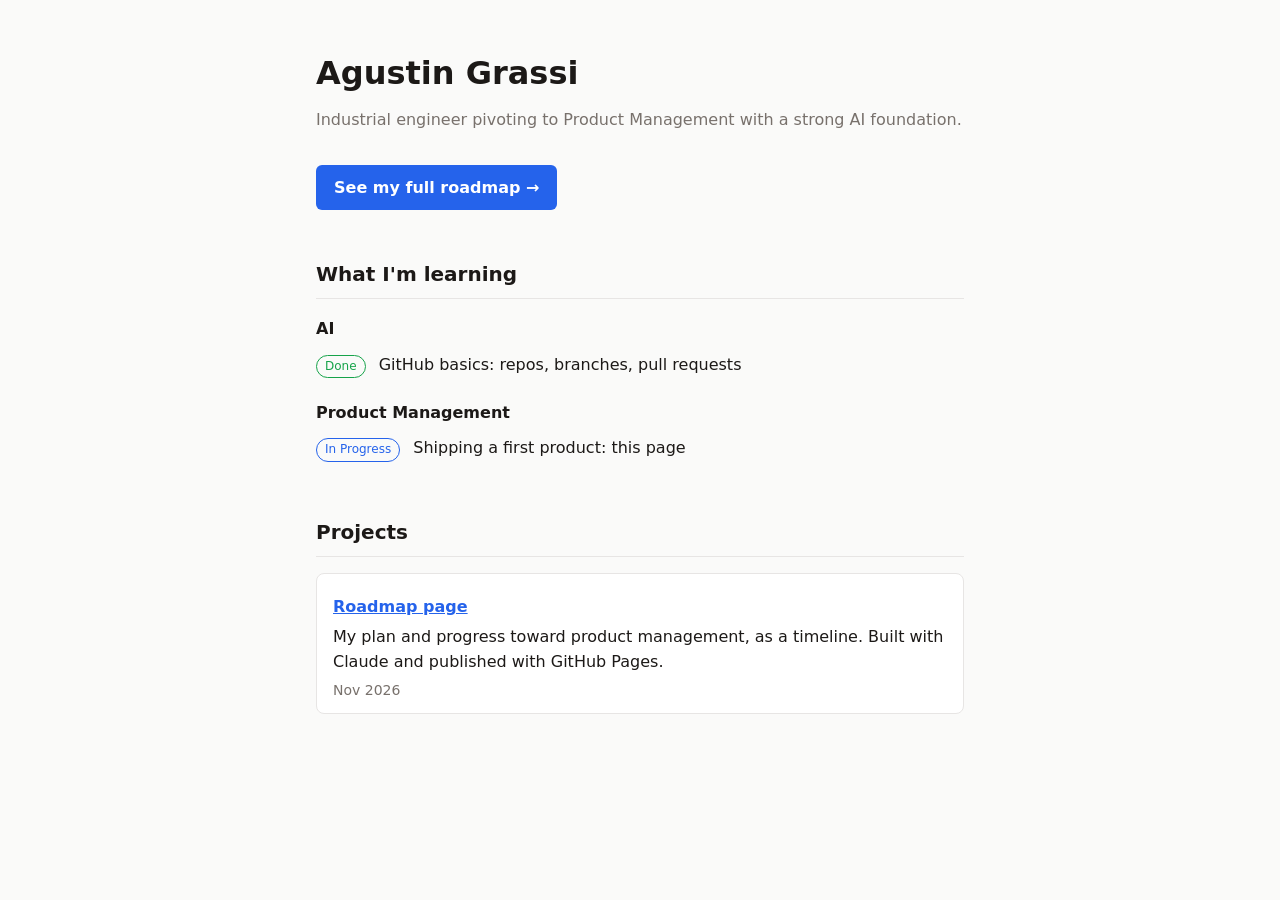
<file: preview.html>
<!DOCTYPE html>
<html lang="en">
<head>
  <meta charset="UTF-8">
  <meta name="viewport" content="width=device-width, initial-scale=1">
  <title>Agustin Grassi – Roadmap</title>
  <style>/* ─────────────────────────────────────────────
   YOUR DESIGN LIVES HERE
   Colors and fonts are set once at the top.
   ───────────────────────────────────────────── */

:root {
  --bg: #fafaf9;
  --text: #1c1917;
  --muted: #78716c;
  --accent: #2563eb;
  --card: #ffffff;
  --border: #e7e5e4;
}

@media (prefers-color-scheme: dark) {
  :root {
    --bg: #1c1917;
    --text: #f5f5f4;
    --muted: #a8a29e;
    --accent: #60a5fa;
    --card: #292524;
    --border: #44403c;
  }
}

* { box-sizing: border-box; }

body {
  margin: 0;
  background: var(--bg);
  color: var(--text);
  font-family: system-ui, -apple-system, "Segoe UI", sans-serif;
  line-height: 1.6;
}

main {
  max-width: 680px;
  margin: 0 auto;
  padding: 48px 16px;
}

h1 { font-size: 2rem; margin: 0; }
h2 { font-size: 1.25rem; margin-top: 48px; border-bottom: 1px solid var(--border); padding-bottom: 8px; }
h3 { font-size: 1rem; margin: 16px 0 4px; }

.headline { color: var(--muted); margin-top: 8px; }

ul { list-style: none; padding: 0; margin: 0; }
li { padding: 6px 0; }

a { color: var(--accent); }

.status {
  display: inline-block;
  font-size: 0.75rem;
  padding: 1px 8px;
  border-radius: 999px;
  margin-right: 8px;
  border: 1px solid var(--border);
  color: var(--muted);
  text-transform: capitalize;
}
.status.done { color: #16a34a; border-color: #16a34a; }
.status.in-progress { color: var(--accent); border-color: var(--accent); }

.project {
  background: var(--card);
  border: 1px solid var(--border);
  border-radius: 8px;
  padding: 4px 16px 8px;
  margin-top: 12px;
}
.project p { margin: 4px 0; }
.date { color: var(--muted); font-size: 0.875rem; }

.cta {
  display: inline-block;
  margin-top: 16px;
  padding: 10px 18px;
  border-radius: 6px;
  background: var(--accent);
  color: #fff;
  text-decoration: none;
  font-weight: 600;
}
.cta:hover { opacity: .9; }
</style>
</head>
<body>
  <main>
    <header>
      <h1>Agustin Grassi</h1>
      <p class="headline">Industrial engineer pivoting to Product Management with a strong AI foundation.</p>
      <a class="cta" href="/roadmap2/">See my full roadmap &rarr;</a>
    </header>

    <section>
      <h2>What I'm learning</h2>
      
      <div class="area">
        <h3>AI</h3>
        <ul>
          
          <li><span class="status done">done</span> GitHub basics: repos, branches, pull requests</li>
          
        </ul>
      </div>
      
      <div class="area">
        <h3>Product Management</h3>
        <ul>
          
          <li><span class="status in-progress">in progress</span> Shipping a first product: this page</li>
          
        </ul>
      </div>
      
    </section>

    <section>
      <h2>Projects</h2>
      
      <article class="project">
        <h3><a href="/roadmap2/">Roadmap page</a></h3>
        <p>My plan and progress toward product management, as a timeline. Built with Claude and published with GitHub Pages.</p>
        <p class="date">Nov 2026</p>
      </article>
      
    </section>
  </main>
</body>
</html>
</file>
